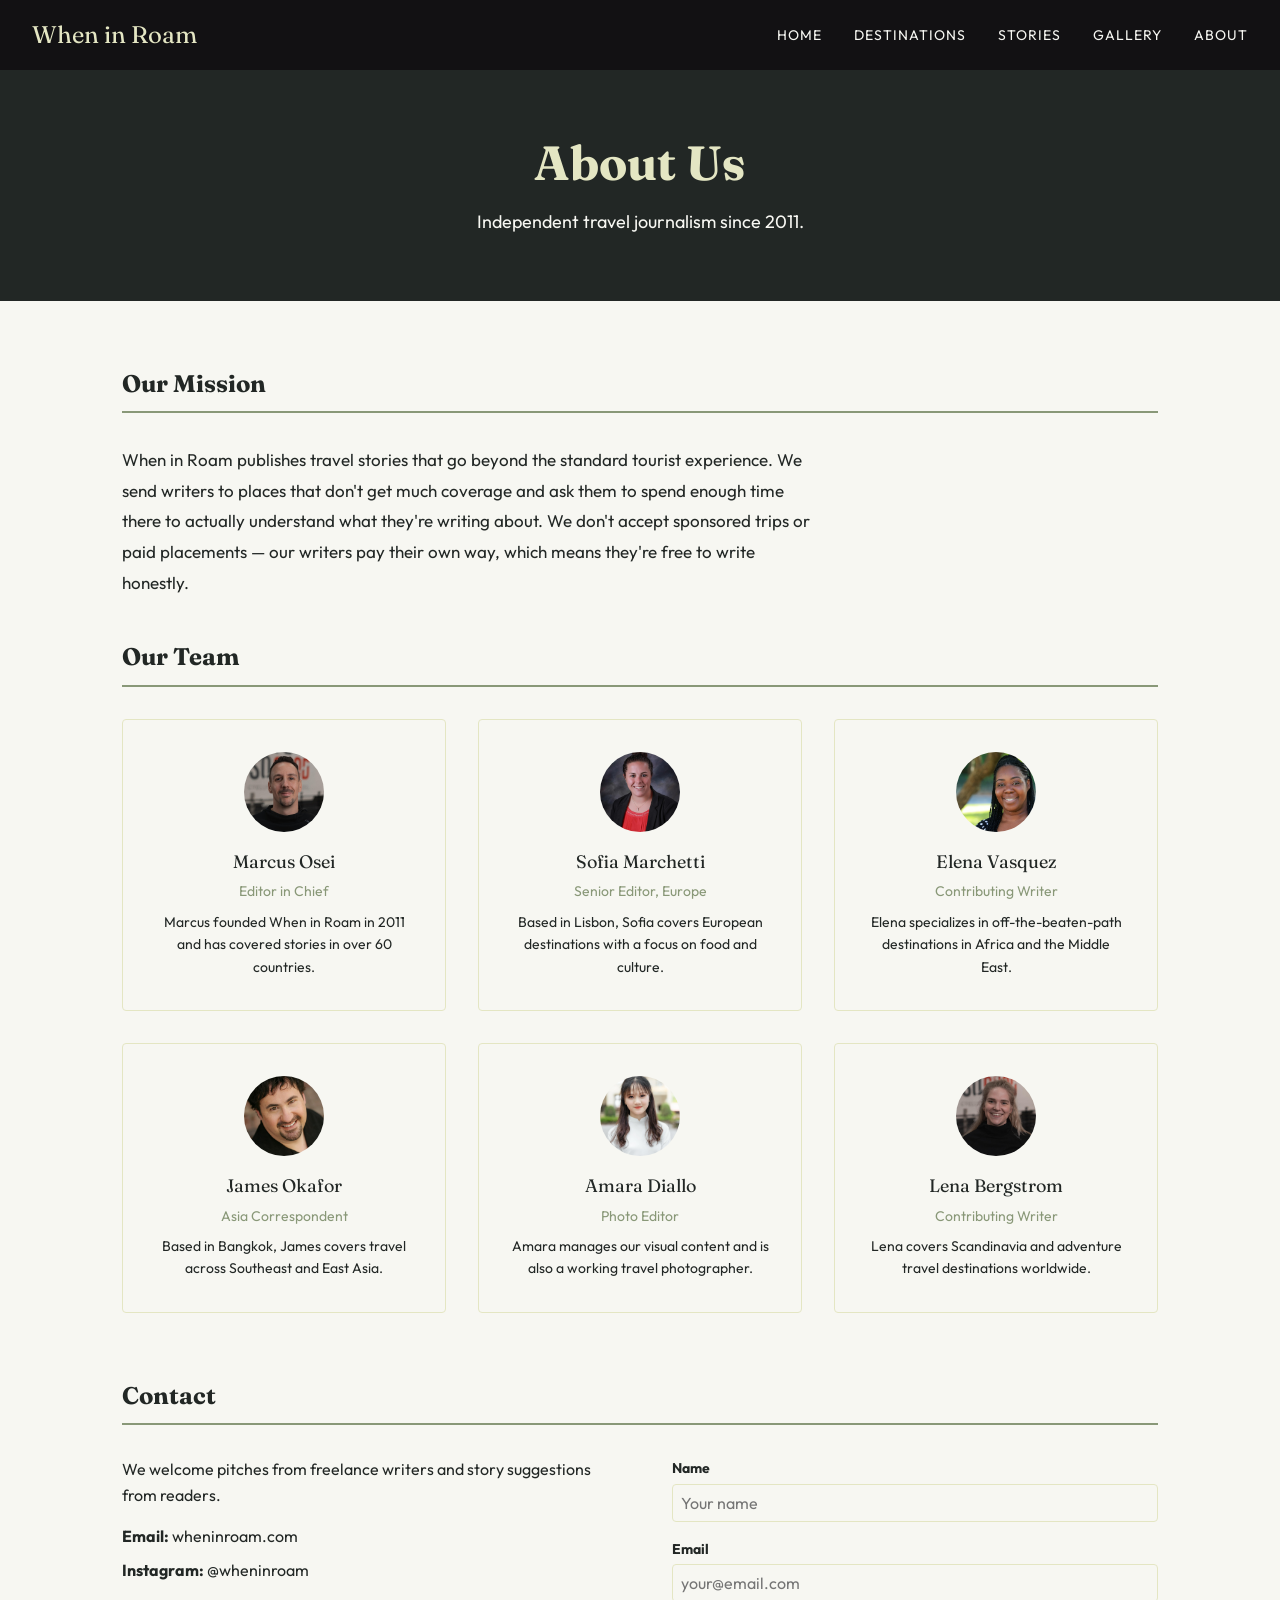
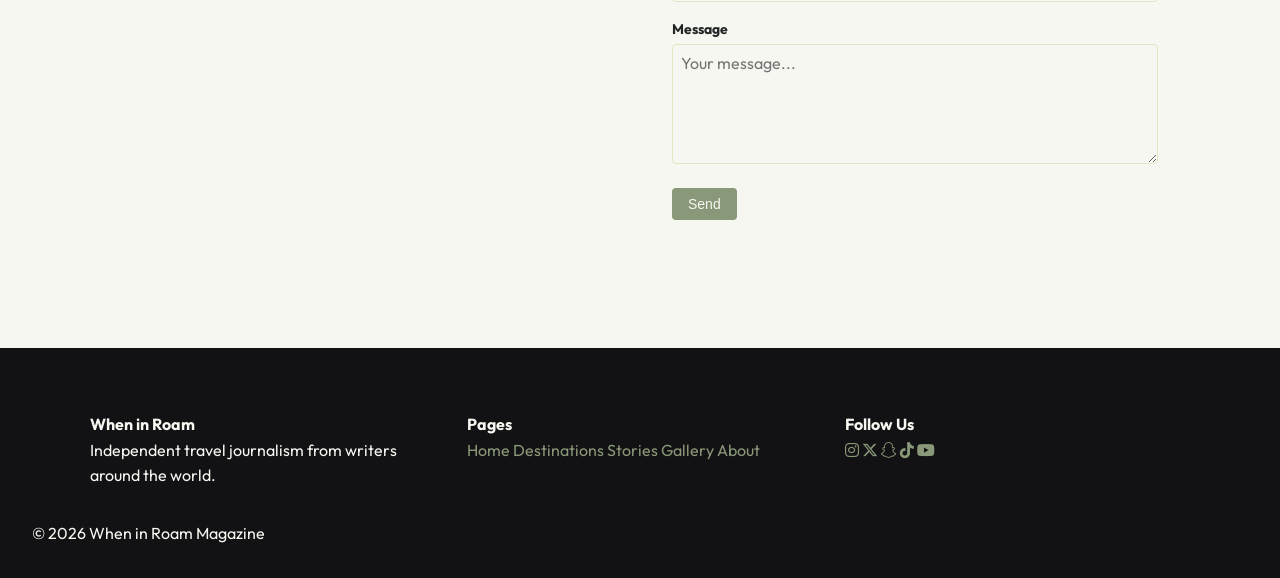
<file: about.html>
<!DOCTYPE html>
<html lang="en">

<head>
    <meta charset="UTF-8">
    <meta name="viewport" content="width=device-width, initial-scale=1.0">
    <title>When in Roam - About Us</title>
    <!-- SEO META TAGS -->
    <meta name="description"
        content="One stop shop for all things travel. Explore our travel stories, destination guides, and photography showcasing the beauty of the world.">
    <meta name="keywords" content="photography, travel, journalism">
    <meta name="author" content="Author Name">

    <!-- OPEN GRAPH - OG-->
    <meta property="og:title" content="When in Roam - Travel Stories and Guides">
    <meta property="og:description"
        content="One stop shop for all things travel. Explore our travel stories, destination guides, and photography showcasing the beauty of the world.">
    <meta property="og:image" content="path/to/image.jpg">
    <meta property="og:url" content="https://github.com/prom-facci/Facciponte_Project2.git">

    <!-- TWITTER TAGS -->
    <meta name="twitter:card" content="summary_large_image">
    <meta name="twitter:title" content="When in Roam - Travel Stories and Guides">
    <meta name="twitter:description"
        content="One stop shop for all things travel. Explore our travel stories, destination guides, and photography showcasing the beauty of the world.">
    <meta name="twitter:image" content="path/to/image.jpg">

    <!-- GOOGLE FONTS-->
    <link rel="preconnect" href="https://fonts.googleapis.com">
    <link rel="preconnect" href="https://fonts.gstatic.com" crossorigin>
    <link
        href="https://fonts.googleapis.com/css2?family=Fraunces:ital,opsz,wght@0,9..144,400;0,9..144,700;0,9..144,900;1,9..144,400;1,9..144,700&family=Outfit:wght@300;400;500;600&display=swap"
        rel="stylesheet" />

    <!-- FONT AWESOME -->
    <link rel="stylesheet" href="https://cdnjs.cloudflare.com/ajax/libs/font-awesome/6.5.0/css/all.min.css">

    <!-- CSS -->
    <link rel="stylesheet" href="assets/css/styles.css">
</head>

<body>
    <header>
        <a href="index.html" class="logo">When in Roam</a>
        <nav>
            <ul>
                <li><a href="index.html">Home</a></li>
                <li><a href="category.html">Destinations</a></li>
                <li><a href="article.html">Stories</a></li>
                <li><a href="gallery.html">Gallery</a></li>
                <li><a href="about.html">About</a></li>
            </ul>
        </nav>
        <button class="hamburger" aria-label="Open menu" aria-expanded="false" aria-controls="mobile-nav">
            <span></span><span></span><span></span>
        </button>
    </header>

    <nav id="mobile-nav" class="mobile-nav">
        <ul>
            <li><a href="index.html">Home</a></li>
            <li><a href="category.html">Destinations</a></li>
            <li><a href="article.html">Stories</a></li>
            <li><a href="gallery.html">Gallery</a></li>
            <li><a href="about.html">About</a></li>
        </ul>
    </nav>

    <main>

        <section class="hero">
            <h1>About Us</h1>
            <p>Independent travel journalism since 2011.</p>
        </section>

        <div class="container">

            <h2 class="section-heading">Our Mission</h2>
            <p style="max-width: 700px; margin-bottom: 40px; font-size: 17px; line-height: 1.8;">
                When in Roam publishes travel stories that go beyond the standard tourist experience. We send
                writers to places that don't get much coverage and ask them to spend enough time there to actually
                understand what they're writing about. We don't accept sponsored trips or paid placements — our writers
                pay their own way, which means they're free to write honestly.
            </p>

            <h2 class="section-heading">Our Team</h2>
            <div class="team-grid fade-in">

                <div class="team-card">
                    <img class="team-photo" src="assets/images/marcus.jpg" aria-label="Photo of Marcus Osei">
                    <p class="team-name">Marcus Osei</p>
                    <p class="team-role">Editor in Chief</p>
                    <p class="team-bio">Marcus founded When in Roam in 2011 and has covered stories in over 60 countries.
                    </p>
                </div>

                <div class="team-card">
                    <img class="team-photo" src="assets/images/sofia.jpg" aria-label="Photo of Sofia Marchetti">
                    <p class="team-name">Sofia Marchetti</p>
                    <p class="team-role">Senior Editor, Europe</p>
                    <p class="team-bio">Based in Lisbon, Sofia covers European destinations with a focus on food and
                        culture.</p>
                </div>

                <div class="team-card">
                    <img class="team-photo" src="assets/images/elena.jpg" aria-label="Photo of Elena Vasquez">
                    <p class="team-name">Elena Vasquez</p>
                    <p class="team-role">Contributing Writer</p>
                    <p class="team-bio">Elena specializes in off-the-beaten-path destinations in Africa and the Middle
                        East.</p>
                </div>

                <div class="team-card">
                    <img class="team-photo" src="assets/images/james.jpg" aria-label="Photo of James Okafor">
                    <p class="team-name">James Okafor</p>
                    <p class="team-role">Asia Correspondent</p>
                    <p class="team-bio">Based in Bangkok, James covers travel across Southeast and East Asia.</p>
                </div>

                <div class="team-card">
                    <img class="team-photo" src="assets/images/amara.jpg" aria-label="Photo of Amara Diallo">
                    <p class="team-name">Amara Diallo</p>
                    <p class="team-role">Photo Editor</p>
                    <p class="team-bio">Amara manages our visual content and is also a working travel photographer.</p>
                </div>

                <div class="team-card">
                    <img class="team-photo" src="assets/images/lena.jpg" aria-label="Photo of Lena Bergstrom">
                    <p class="team-name">Lena Bergstrom</p>
                    <p class="team-role">Contributing Writer</p>
                    <p class="team-bio">Lena covers Scandinavia and adventure travel destinations worldwide.</p>
                </div>

            </div>

            <h2 class="section-heading">Contact</h2>
            <div class="contact-grid">

                <div>
                    <p style="margin-bottom: 16px; color: var(--gray);">We welcome pitches from freelance writers and
                        story suggestions from readers.</p>
                    <p><strong>Email:</strong> wheninroam.com</p>
                    <p style="margin-top: 8px;"><strong>Instagram:</strong> @wheninroam</p>
                </div>

                <form action="#" method="post">
                    <label for="name">Name</label>
                    <input type="text" id="name" name="name" placeholder="Your name" required>

                    <label for="email">Email</label>
                    <input type="email" id="email" name="email" placeholder="your@email.com" required>

                    <label for="message">Message</label>
                    <textarea id="message" name="message" placeholder="Your message..." required></textarea>

                    <button type="submit" class="btn">Send</button>
                </form>

            </div>

        </div>

    </main>

    <!-- FOOTER -->
    <footer>
        <div class="footer-cols">

            <div>
                <h4>When in Roam</h4>
                <p>Independent travel journalism from writers around the world.</p>
            </div>

            <div>
                <h4>Pages</h4>
                <a href="index.html">Home</a>
                <a href="category.html">Destinations</a>
                <a href="article.html">Stories</a>
                <a href="gallery.html">Gallery</a>
                <a href="about.html">About</a>
            </div>

            <div>
                <h4>Follow Us</h4>
                <div class="footer-social">
                    <a href="#" class="social-link" aria-label="Follow us on Instagram"><i
                            class="fa-brands fa-instagram" aria-hidden="true"></i></a>
                    <a href="#" class="social-link" aria-label="Follow us on X (Twitter)"><i
                            class="fa-brands fa-x-twitter" aria-hidden="true"></i></a>
                    <a href="#" class="social-link" aria-label="Follow us on Snapchat"><i class="fa-brands fa-snapchat"
                            aria-hidden="true"></i></a>
                    <a href="#" class="social-link" aria-label="Follow us on TikTok"><i class="fa-brands fa-tiktok"
                            aria-hidden="true"></i></a>
                    <a href="#" class="social-link" aria-label="Follow us on YouTube"><i class="fa-brands fa-youtube"
                            aria-hidden="true"></i></a>
                </div>
            </div>

        </div>
        <div class="footer-bottom">
            <p>&copy; 2026 When in Roam Magazine</p>
        </div>
    </footer>

</body>

</html>
</file>
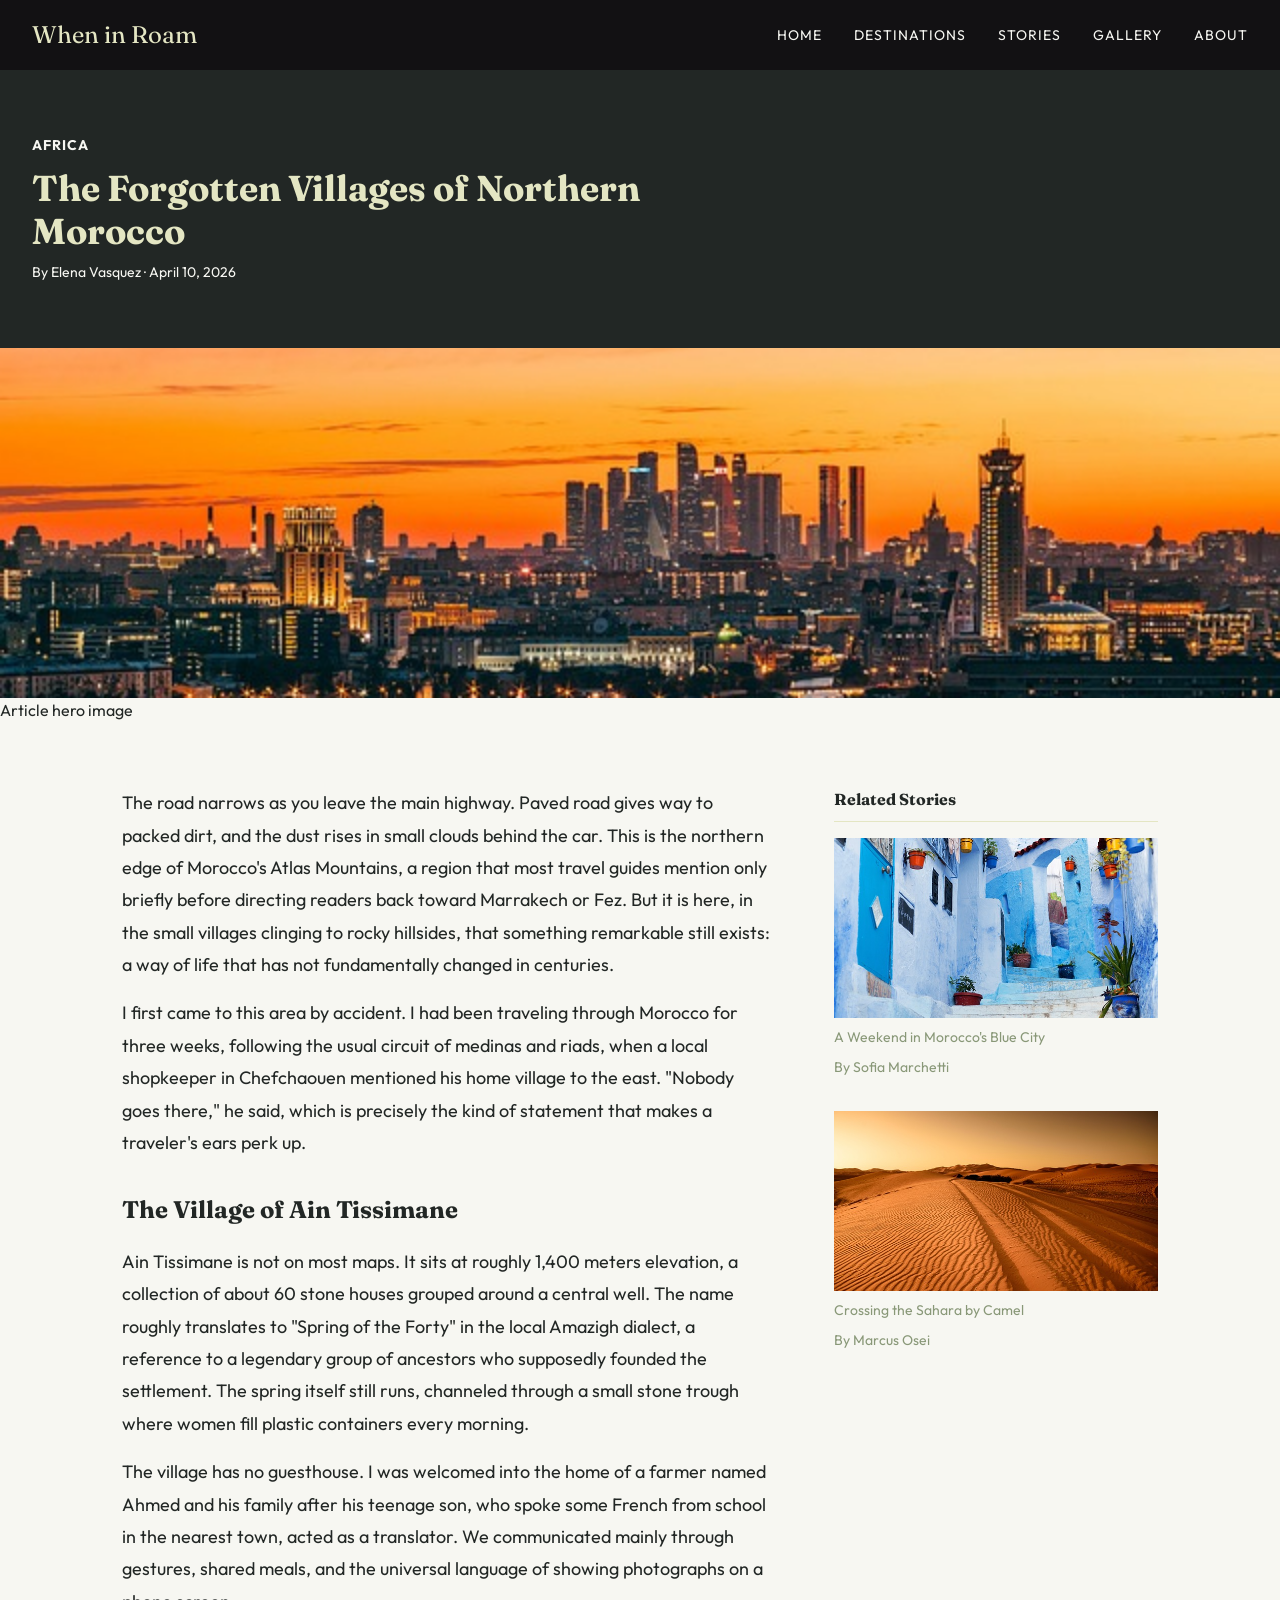
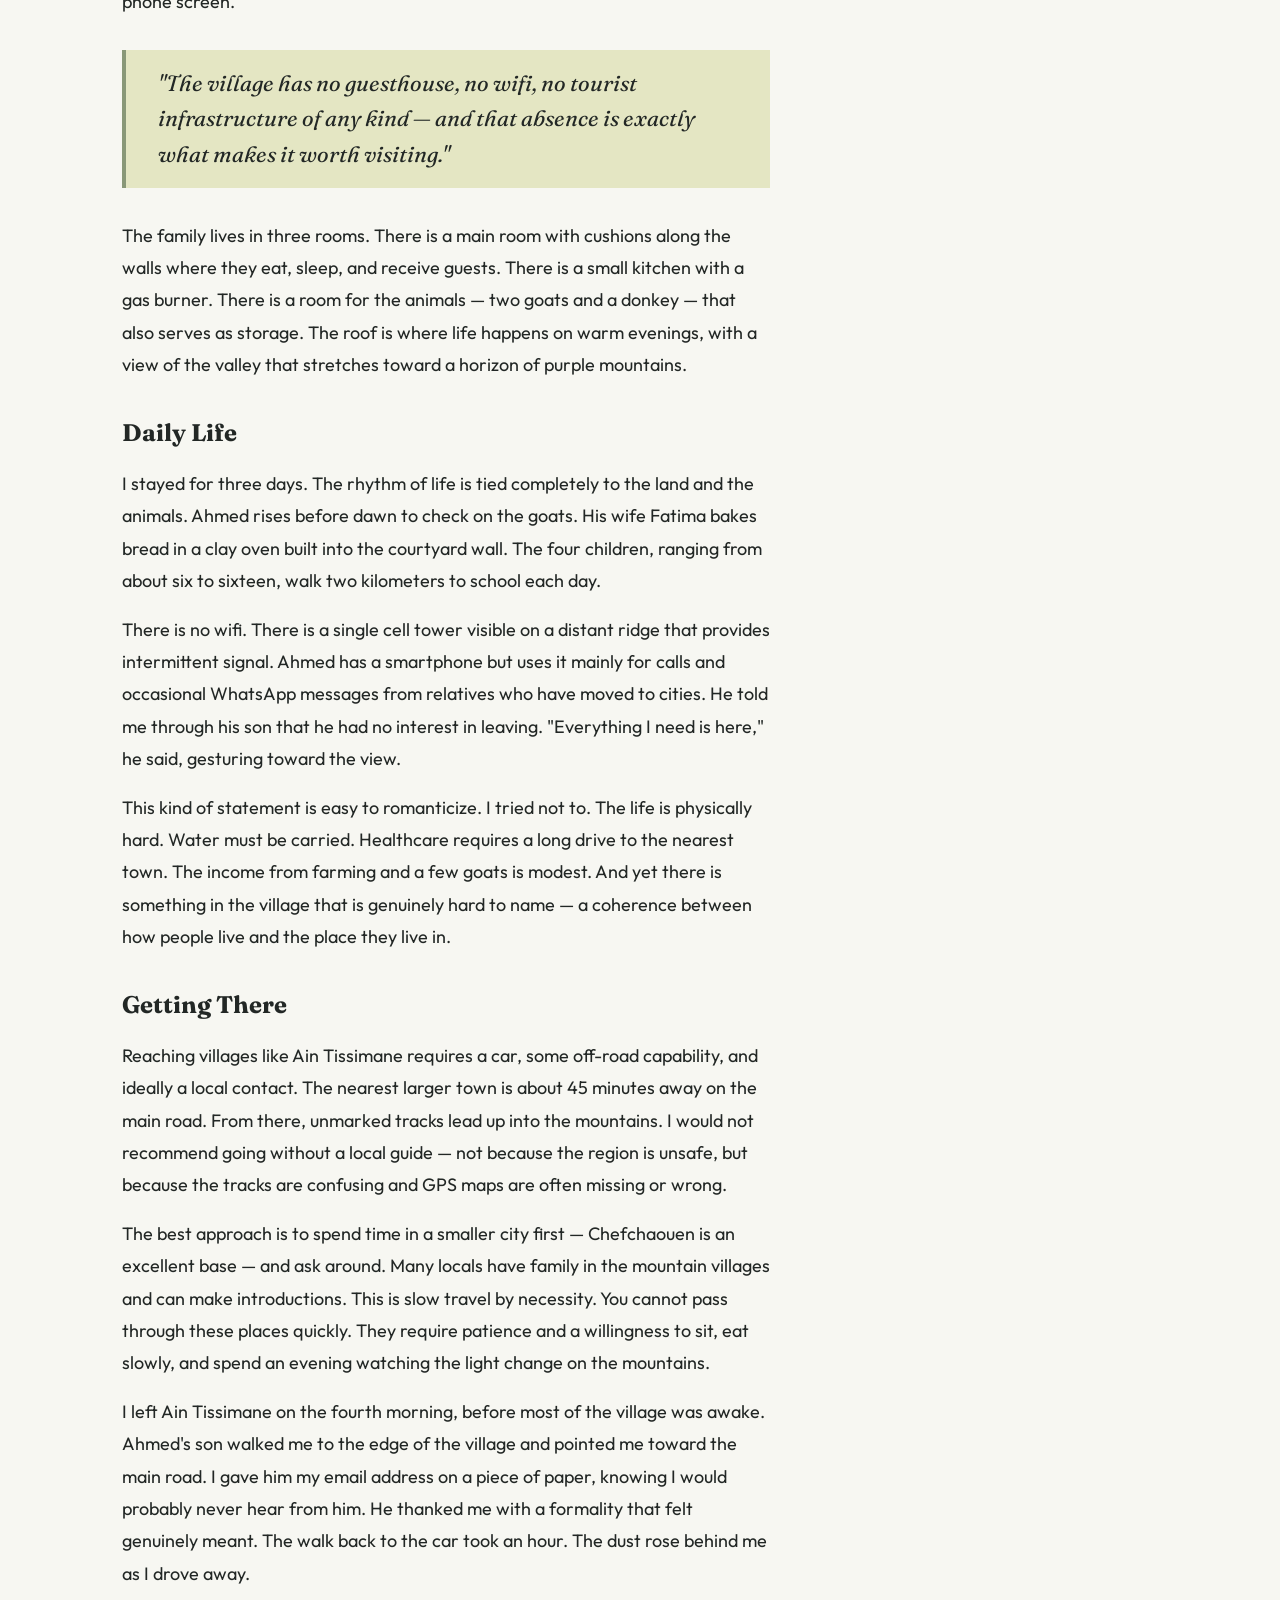
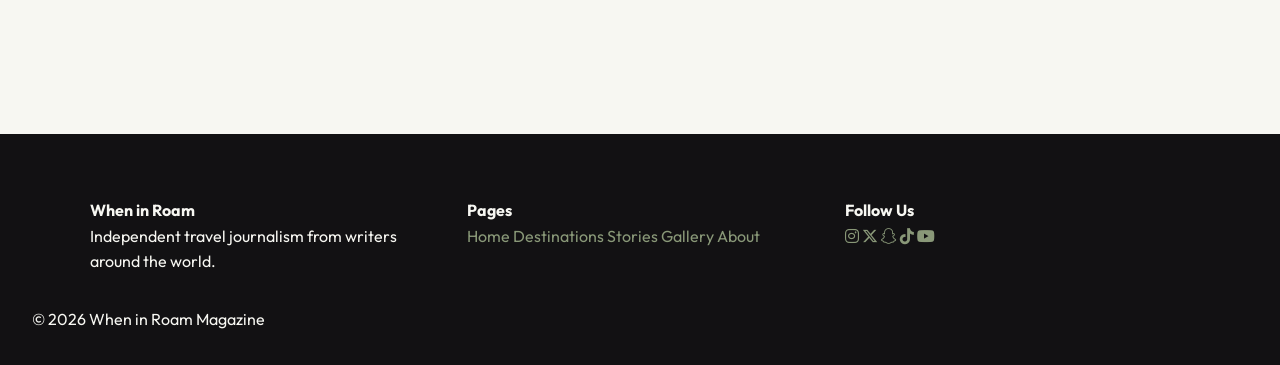
<file: article.html>
<!DOCTYPE html>
<html lang="en">
<head>
    <meta charset="UTF-8">
    <meta name="viewport" content="width=device-width, initial-scale=1.0">
    <title>When in Roam - Stories</title>

<!-- SEO META TAGS -->
    <meta name="description" 
        content="One stop shop for all things travel. Explore our travel stories, destination guides, and photography showcasing the beauty of the world.">
    <meta name="keywords" content="photography, travel, journalism">
    <meta name="author" content="Author Name">

<!-- OPEN GRAPH - OG-->
    <meta property="og:title" content="When in Roam - Travel Stories and Guides">
    <meta property="og:description" content="One stop shop for all things travel. Explore our travel stories, destination guides, and photography showcasing the beauty of the world.">
    <meta property="og:image" content="path/to/image.jpg">
    <meta property="og:url" content="https://github.com/prom-facci/Facciponte_Project2.git">

<!-- TWITTER TAGS -->
    <meta name="twitter:card" content="summary_large_image">
    <meta name="twitter:title" content="When in Roam - Travel Stories and Guides">
    <meta name="twitter:description" content="One stop shop for all things travel. Explore our travel stories, destination guides, and photography showcasing the beauty of the world.">
    <meta name="twitter:image" content="path/to/image.jpg">

<!-- GOOGLE FONTS-->
 <link rel="preconnect" href="https://fonts.googleapis.com">
 <link rel="preconnect" href="https://fonts.gstatic.com" crossorigin>
 <link
    href="https://fonts.googleapis.com/css2?family=Fraunces:ital,opsz,wght@0,9..144,400;0,9..144,700;0,9..144,900;1,9..144,400;1,9..144,700&family=Outfit:wght@300;400;500;600&display=swap" 
    rel="stylesheet"/>

<!-- FONT AWESOME -->
<link rel="stylesheet" href="https://cdnjs.cloudflare.com/ajax/libs/font-awesome/6.5.0/css/all.min.css">

<!-- CSS -->
    <link rel="stylesheet" href="assets/css/styles.css">
</head>
<body>

<!-- HEADER -->
<header>
    <a href="index.html" class="logo">When in Roam</a>
    <nav>
    <ul>
      <li><a href="index.html">Home</a></li>
      <li><a href="category.html">Destinations</a></li>
      <li><a href="article.html">Stories</a></li>
      <li><a href="gallery.html">Gallery</a></li>
      <li><a href="about.html">About</a></li>
    </ul>
  </nav>
  <button class="hamburger" aria-label="Open menu" aria-expanded="false" aria-controls="mobile-nav">
    <span></span><span></span><span></span>
  </button>
  </header>
<nav id="mobile-nav" class="mobile-nav">
  <ul>
    <li><a href="index.html">Home</a></li>
    <li><a href="category.html">Destinations</a></li>
    <li><a href="article.html">Stories</a></li>
    <li><a href="gallery.html">Gallery</a></li>
    <li><a href="about.html">About</a></li>
  </ul>
</nav>
<main>
<div class="article-header">
    <p class="card-label" style="margin-bottom: 10px;">Africa</p>
    <h1>The Forgotten Villages of Northern Morocco</h1>
    <p>By Elena Vasquez &middot; April 10, 2026</p>
  </div>

  <img class="card-img" src="assets/images/cityhero.jpg" style="height: 350px;" role="img" aria-label="Wide view of a Moroccan village in the Atlas Mountains">Article hero image</div>

  <div class="container">
    <div class="article-layout">

      <article class="article-body fade-in">

        <p>The road narrows as you leave the main highway. Paved road gives way to packed dirt, and the dust rises in small clouds behind the car. This is the northern edge of Morocco's Atlas Mountains, a region that most travel guides mention only briefly before directing readers back toward Marrakech or Fez. But it is here, in the small villages clinging to rocky hillsides, that something remarkable still exists: a way of life that has not fundamentally changed in centuries.</p>

        <p>I first came to this area by accident. I had been traveling through Morocco for three weeks, following the usual circuit of medinas and riads, when a local shopkeeper in Chefchaouen mentioned his home village to the east. "Nobody goes there," he said, which is precisely the kind of statement that makes a traveler's ears perk up.</p>

        <h2>The Village of Ain Tissimane</h2>

        <p>Ain Tissimane is not on most maps. It sits at roughly 1,400 meters elevation, a collection of about 60 stone houses grouped around a central well. The name roughly translates to "Spring of the Forty" in the local Amazigh dialect, a reference to a legendary group of ancestors who supposedly founded the settlement. The spring itself still runs, channeled through a small stone trough where women fill plastic containers every morning.</p>

        <p>The village has no guesthouse. I was welcomed into the home of a farmer named Ahmed and his family after his teenage son, who spoke some French from school in the nearest town, acted as a translator. We communicated mainly through gestures, shared meals, and the universal language of showing photographs on a phone screen.</p>

        <blockquote class="pull-quote">
          "The village has no guesthouse, no wifi, no tourist infrastructure of any kind — and that absence is exactly what makes it worth visiting."
        </blockquote>

        <p>The family lives in three rooms. There is a main room with cushions along the walls where they eat, sleep, and receive guests. There is a small kitchen with a gas burner. There is a room for the animals — two goats and a donkey — that also serves as storage. The roof is where life happens on warm evenings, with a view of the valley that stretches toward a horizon of purple mountains.</p>

        <h2>Daily Life</h2>

        <p>I stayed for three days. The rhythm of life is tied completely to the land and the animals. Ahmed rises before dawn to check on the goats. His wife Fatima bakes bread in a clay oven built into the courtyard wall. The four children, ranging from about six to sixteen, walk two kilometers to school each day.</p>

        <p>There is no wifi. There is a single cell tower visible on a distant ridge that provides intermittent signal. Ahmed has a smartphone but uses it mainly for calls and occasional WhatsApp messages from relatives who have moved to cities. He told me through his son that he had no interest in leaving. "Everything I need is here," he said, gesturing toward the view.</p>

        <p>This kind of statement is easy to romanticize. I tried not to. The life is physically hard. Water must be carried. Healthcare requires a long drive to the nearest town. The income from farming and a few goats is modest. And yet there is something in the village that is genuinely hard to name — a coherence between how people live and the place they live in.</p>

        <h2>Getting There</h2>

        <p>Reaching villages like Ain Tissimane requires a car, some off-road capability, and ideally a local contact. The nearest larger town is about 45 minutes away on the main road. From there, unmarked tracks lead up into the mountains. I would not recommend going without a local guide — not because the region is unsafe, but because the tracks are confusing and GPS maps are often missing or wrong.</p>

        <p>The best approach is to spend time in a smaller city first — Chefchaouen is an excellent base — and ask around. Many locals have family in the mountain villages and can make introductions. This is slow travel by necessity. You cannot pass through these places quickly. They require patience and a willingness to sit, eat slowly, and spend an evening watching the light change on the mountains.</p>

        <p>I left Ain Tissimane on the fourth morning, before most of the village was awake. Ahmed's son walked me to the edge of the village and pointed me toward the main road. I gave him my email address on a piece of paper, knowing I would probably never hear from him. He thanked me with a formality that felt genuinely meant. The walk back to the car took an hour. The dust rose behind me as I drove away.</p>

      </article>
      
      <aside>
        <aside>
          <h3 class="sidebar">Related Stories</h3>
      
          <div class="sidebar-card">
            <img class="card-img" src="assets/images/chef.jpg" aria-label="Blue streets of Chefchaouen Morocco">
            <p><a href="category.html">A Weekend in Morocco's Blue City</a></p>
            <p>By Sofia Marchetti</p>
          </div>
      
          <div class="sidebar-card">
            <img class="card-img" src="assets/images/sahara.jpg" aria-label="Sahara desert sand dunes at sunrise">
            <p><a href="category.html">Crossing the Sahara by Camel</a></p>
            <p>By Marcus Osei</p>
          </div>
      
        </aside>
      </aside>
      
      </div>
      </div>
      
      </main>
      <!-- FOOTER -->
 <footer>
  <div class="footer-cols">
    
    <div>
      <h4>When in Roam</h4>
      <p>Independent travel journalism from writers around the world.</p>
    </div>

    <div>
      <h4>Pages</h4>
      <a href="index.html">Home</a>
      <a href="category.html">Destinations</a>
      <a href="article.html">Stories</a>
      <a href="gallery.html">Gallery</a>
      <a href="about.html">About</a>
    </div>

    <div>
      <h4>Follow Us</h4>
      <div class="footer-social">
        <a href="#" class="social-link" aria-label="Follow us on Instagram"><i class="fa-brands fa-instagram" aria-hidden="true"></i></a>
        <a href="#" class="social-link" aria-label="Follow us on X (Twitter)"><i class="fa-brands fa-x-twitter" aria-hidden="true"></i></a>
        <a href="#" class="social-link" aria-label="Follow us on Snapchat"><i class="fa-brands fa-snapchat" aria-hidden="true"></i></a>
        <a href="#" class="social-link" aria-label="Follow us on TikTok"><i class="fa-brands fa-tiktok" aria-hidden="true"></i></a>
        <a href="#" class="social-link" aria-label="Follow us on YouTube"><i class="fa-brands fa-youtube" aria-hidden="true"></i></a>
      </div>
    </div>

  </div>
  <div class="footer-bottom">
    <p>&copy; 2026 When in Roam Magazine</p>
  </div>
</footer>
</body>
</html>
</file>
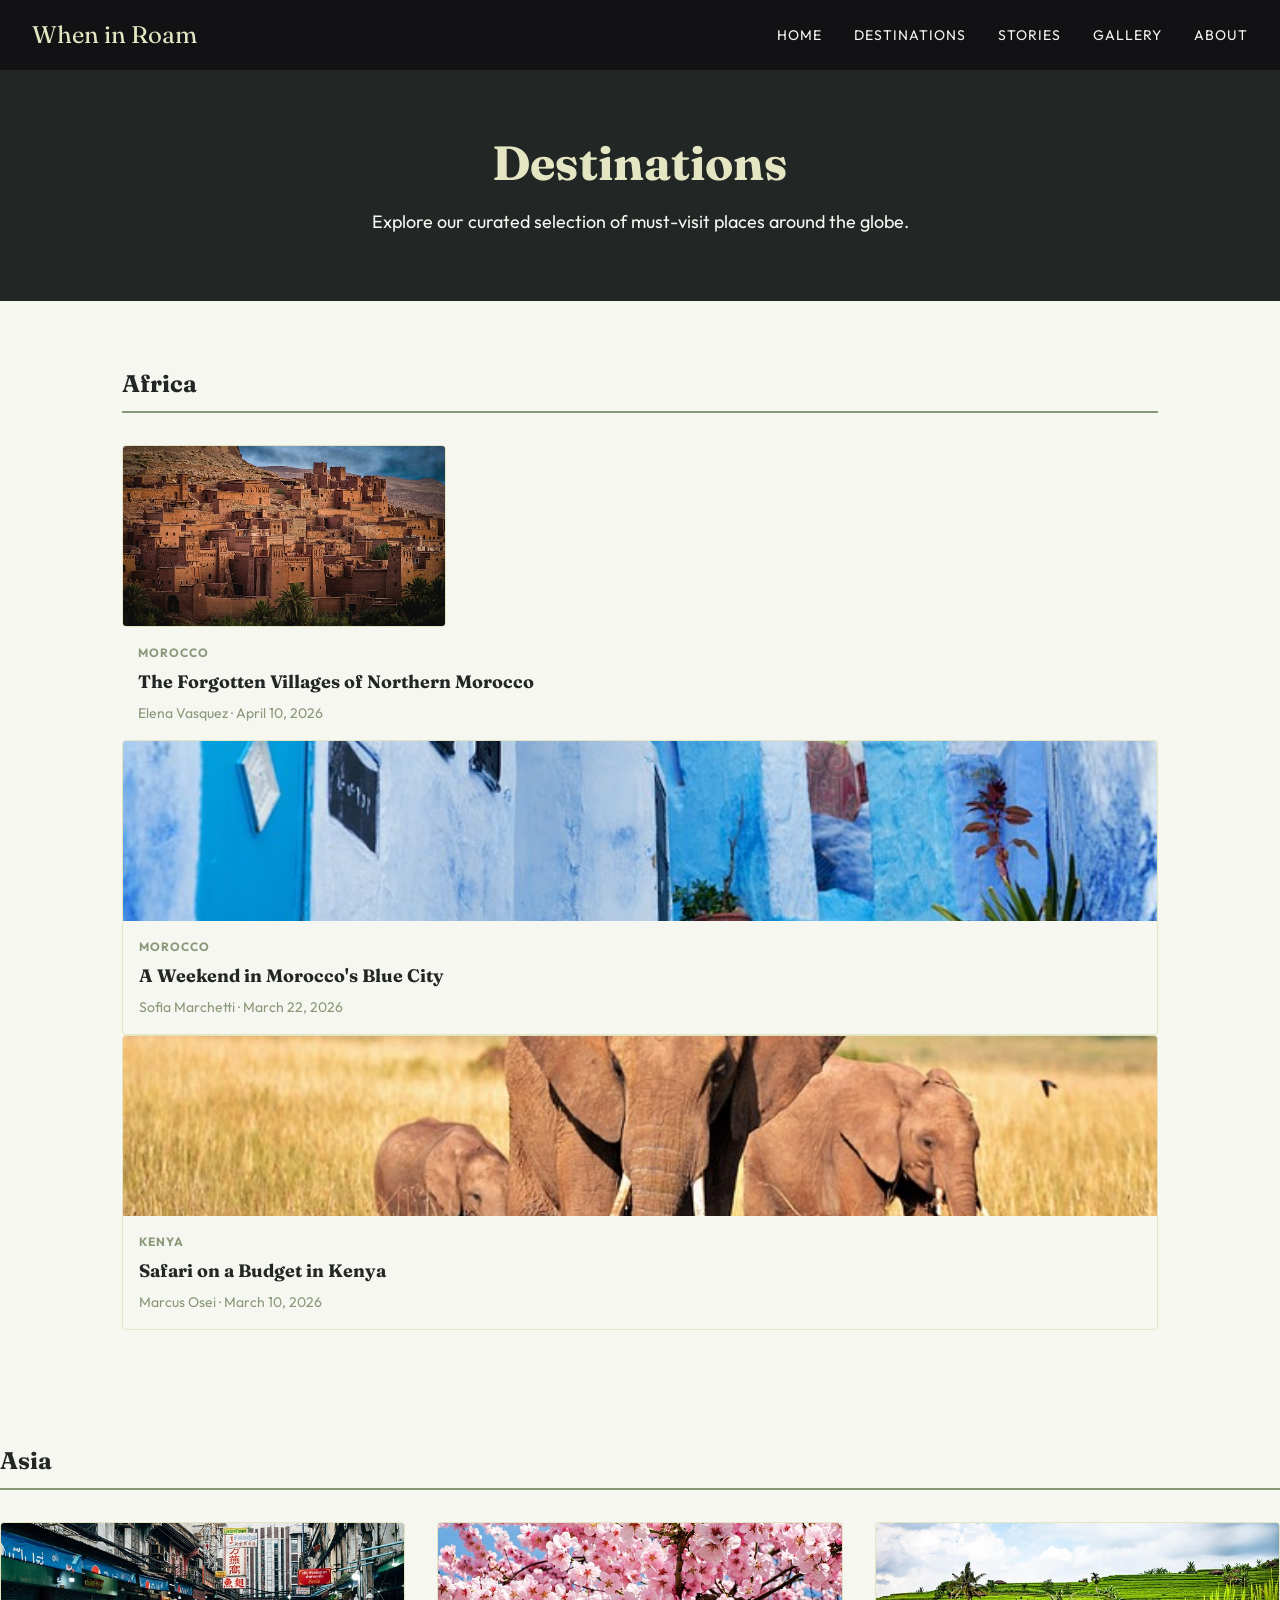
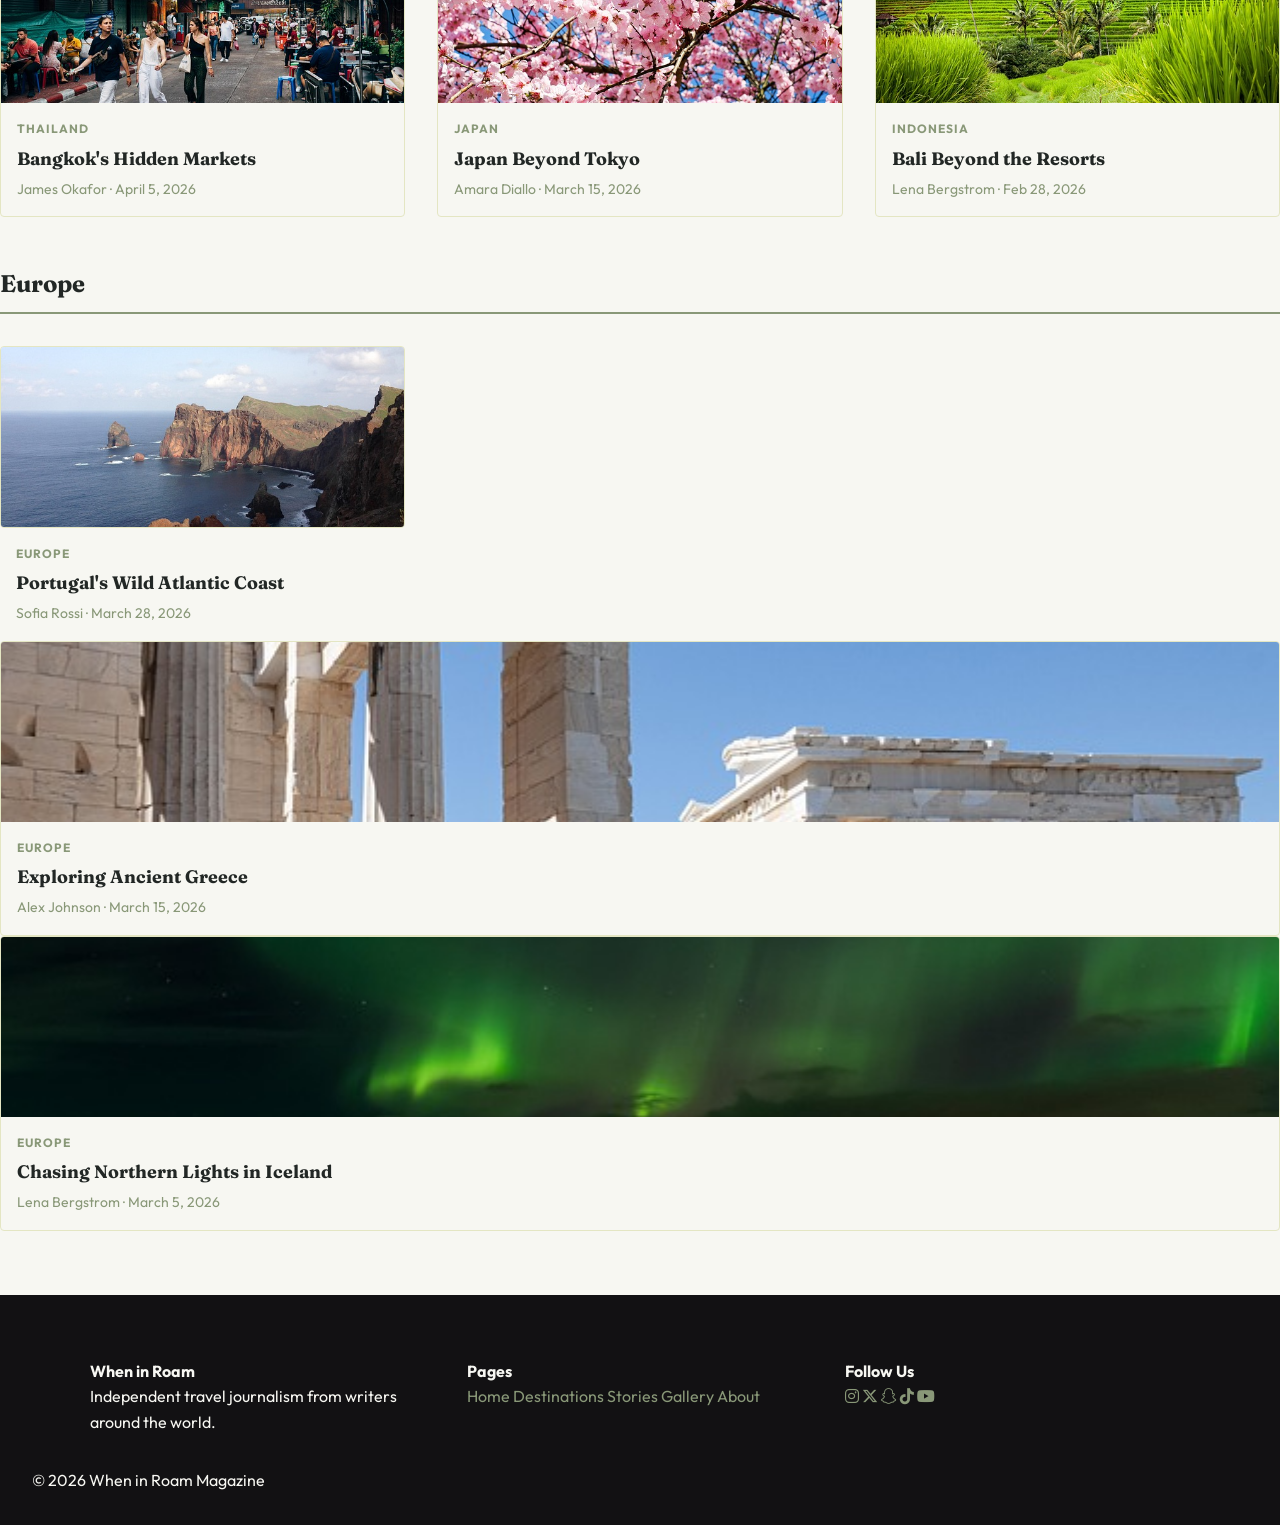
<file: category.html>
<!DOCTYPE html>
<html lang="en">

<head>
    <meta charset="UTF-8">
    <meta name="viewport" content="width=device-width, initial-scale=1.0">
    <title> When in Roam - Destinations</title>

    <!-- SEO META TAGS -->
    <meta name="description"
        content="One stop shop for all things travel. Explore our travel stories, destination guides, and photography showcasing the beauty of the world.">
    <meta name="keywords" content="photography, travel, journalism">
    <meta name="author" content="Author Name">

    <!-- OPEN GRAPH - OG-->
    <meta property="og:title" content="When in Roam - Travel Stories and Guides">
    <meta property="og:description"
        content="One stop shop for all things travel. Explore our travel stories, destination guides, and photography showcasing the beauty of the world.">
    <meta property="og:image" content="path/to/image.jpg">
    <meta property="og:url" content="https://github.com/prom-facci/Facciponte_Project2.git">

    <!-- TWITTER TAGS -->
    <meta name="twitter:card" content="summary_large_image">
    <meta name="twitter:title" content="When in Roam - Travel Stories and Guides">
    <meta name="twitter:description"
        content="One stop shop for all things travel. Explore our travel stories, destination guides, and photography showcasing the beauty of the world.">
    <meta name="twitter:image" content="path/to/image.jpg">

    <!-- GOOGLE FONTS-->
    <link rel="preconnect" href="https://fonts.googleapis.com">
    <link rel="preconnect" href="https://fonts.gstatic.com" crossorigin>
    <link
        href="https://fonts.googleapis.com/css2?family=Fraunces:ital,opsz,wght@0,9..144,400;0,9..144,700;0,9..144,900;1,9..144,400;1,9..144,700&family=Outfit:wght@300;400;500;600&display=swap"
        rel="stylesheet" />

    <!-- FONT AWESOME -->
    <link rel="stylesheet" href="https://cdnjs.cloudflare.com/ajax/libs/font-awesome/6.5.0/css/all.min.css">

    <!-- CSS -->
    <link rel="stylesheet" href="assets/css/styles.css">
</head>

<body>
    <header>
        <a href="index.html" class="logo">When in Roam</a>
        <nav>
            <ul>
                <li><a href="index.html">Home</a></li>
                <li><a href="category.html">Destinations</a></li>
                <li><a href="article.html">Stories</a></li>
                <li><a href="gallery.html">Gallery</a></li>
                <li><a href="about.html">About</a></li>
            </ul>
        </nav>
        <button class="hamburger" aria-label="Open menu" aria-expanded="false" aria-controls="mobile-nav">
            <span></span><span></span><span></span>
        </button>
    </header>

    <nav id="mobile-nav" class="mobile-nav">
        <ul>
            <li><a href="index.html">Home</a></li>
            <li><a href="category.html">Destinations</a></li>
            <li><a href="article.html">Stories</a></li>
            <li><a href="gallery.html">Gallery</a></li>
            <li><a href="about.html">About</a></li>
        </ul>
    </nav>
    <main>
        <section class="hero">
            <h1>Destinations</h1>
            <p>Explore our curated selection of must-visit places around the globe.</p>
        </section>

        <div class="container">
            <h2 class="section-heading">Africa</h2>
            <div class="card-grid fade-in">
                <article class="card">
                    <img class="card-img" src="assets/images/moroccovillage.jpg" aria-label="Stone village in the Atlas Mountains Morocco">
                    </div>
                    <div class="card-body">
                        <p class="card-label">Morocco</p>
                        <h3 class="card-title"><a href="article.html">The Forgotten Villages of Northern Morocco</a>
                        </h3>
                        <p class="card-meta">Elena Vasquez &middot; April 10, 2026</p>
                    </div>
                </article>

                <article class="card">
                    <img class="card-img" src="assets/images/chef.jpg" aria-label="Blue-painted streets of Chefchaouen Morocco">
                    <div class="card-body">
                        <p class="card-label">Morocco</p>
                        <h3 class="card-title"><a href="article.html">A Weekend in Morocco's Blue City</a></h3>
                        <p class="card-meta">Sofia Marchetti &middot; March 22, 2026</p>
                    </div>
                </article>

                <article class="card">
                    <img class="card-img" src="assets/images/kenya.jpg" aria-label="Elephants on the savanna in Kenya">
                    <div class="card-body">
                        <p class="card-label">Kenya</p>
                        <h3 class="card-title"><a href="article.html">Safari on a Budget in Kenya</a></h3>
                        <p class="card-meta">Marcus Osei &middot; March 10, 2026</p>
                    </div>
                </article>

            </div>

            <h2 class="section-heading" style="margin-top: 48px;">Asia</h2>
            <div class="card-grid fade-in">

                <article class="card">
                    <img class="card-img" src="assets/images/bangkok.jpg" aria-label="Floating market in Bangkok Thailand">
                    <div class="card-body">
                        <p class="card-label">Thailand</p>
                        <h3 class="card-title"><a href="article.html">Bangkok's Hidden Markets</a></h3>
                        <p class="card-meta">James Okafor &middot; April 5, 2026</p>
                    </div>
                </article>

                <article class="card">
                    <img class="card-img" src="assets/images/cherry.jpg" aria-label="Temple and cherry blossoms in Kyoto Japan">
                    <div class="card-body">
                        <p class="card-label">Japan</p>
                        <h3 class="card-title"><a href="article.html">Japan Beyond Tokyo</a></h3>
                        <p class="card-meta">Amara Diallo &middot; March 15, 2026</p>
                    </div>
                </article>

                <article class="card">
                    <img class="card-img" src="assets/images/bali.jpg" aria-label="Rice terraces and jungle in Bali Indonesia">
                    <div class="card-body">
                        <p class="card-label">Indonesia</p>
                        <h3 class="card-title"><a href="article.html">Bali Beyond the Resorts</a></h3>
                        <p class="card-meta">Lena Bergstrom &middot; Feb 28, 2026</p>
                    </div>
                </article>
            </div>
            <h2 class="section-heading" style="margin-top: 48px;">Europe</h2>
            <div class="card-grid fade-in">

                <article class="card">
                    <img class="card-img" src="assets/images/portugal.jpg" aria-label="Rocky cliffs along the coast of Portugal">
                    </div>
                    <div class="card-body">
                        <p class="card-label">Europe</p>
                        <h3 class="card-title"><a href="article.html">Portugal's Wild Atlantic Coast</a></h3>
                        <p class="card-meta">Sofia Rossi &middot; March 28, 2026</p>
                    </div>
                </article>

                <article class="card">
                    <img class="card-img" src="assets/images/greece.jpg" aria-label="Ancient ruins and temples in Athens, Greece">
                    </div>
                    <div class="card-body">
                        <p class="card-label">Europe</p>
                        <h3 class="card-title"><a href="article.html">Exploring Ancient Greece</a></h3>
                        <p class="card-meta">Alex Johnson &middot; March 15, 2026</p>
                    </div>
                </article>

                <article class="card">
                    <img class="card-img" src="assets/images/iceland.jpg" role="img" aria-label="Northern lights over a snowy landscape in Iceland">
                    <div class="card-body">
                        <p class="card-label">Europe</p>
                        <h3 class="card-title"><a href="article.html">Chasing Northern Lights in Iceland</a></h3>
                        <p class="card-meta">Lena Bergstrom &middot; March 5, 2026</p>
                    </div>

                </article>
            </div>

        </div>
    

    </main>

    <!-- FOOTER -->
    <footer>
        <div class="footer-cols">

            <div>
                <h4>When in Roam</h4>
                <p>Independent travel journalism from writers around the world.</p>
            </div>

            <div>
                <h4>Pages</h4>
                <a href="index.html">Home</a>
                <a href="category.html">Destinations</a>
                <a href="article.html">Stories</a>
                <a href="gallery.html">Gallery</a>
                <a href="about.html">About</a>
            </div>

            <div>
                <h4>Follow Us</h4>
                <div class="footer-social">
                    <a href="#" class="social-link" aria-label="Follow us on Instagram"><i
                            class="fa-brands fa-instagram" aria-hidden="true"></i></a>
                    <a href="#" class="social-link" aria-label="Follow us on X (Twitter)"><i
                            class="fa-brands fa-x-twitter" aria-hidden="true"></i></a>
                    <a href="#" class="social-link" aria-label="Follow us on Snapchat"><i class="fa-brands fa-snapchat"
                            aria-hidden="true"></i></a>
                    <a href="#" class="social-link" aria-label="Follow us on TikTok"><i class="fa-brands fa-tiktok"
                            aria-hidden="true"></i></a>
                    <a href="#" class="social-link" aria-label="Follow us on YouTube"><i class="fa-brands fa-youtube"
                            aria-hidden="true"></i></a>
                </div>
            </div>

        </div>
        <div class="footer-bottom">
            <p>&copy; 2026 When in Roam Magazine</p>
        </div>
    </footer>

</body>

</html>
</file>
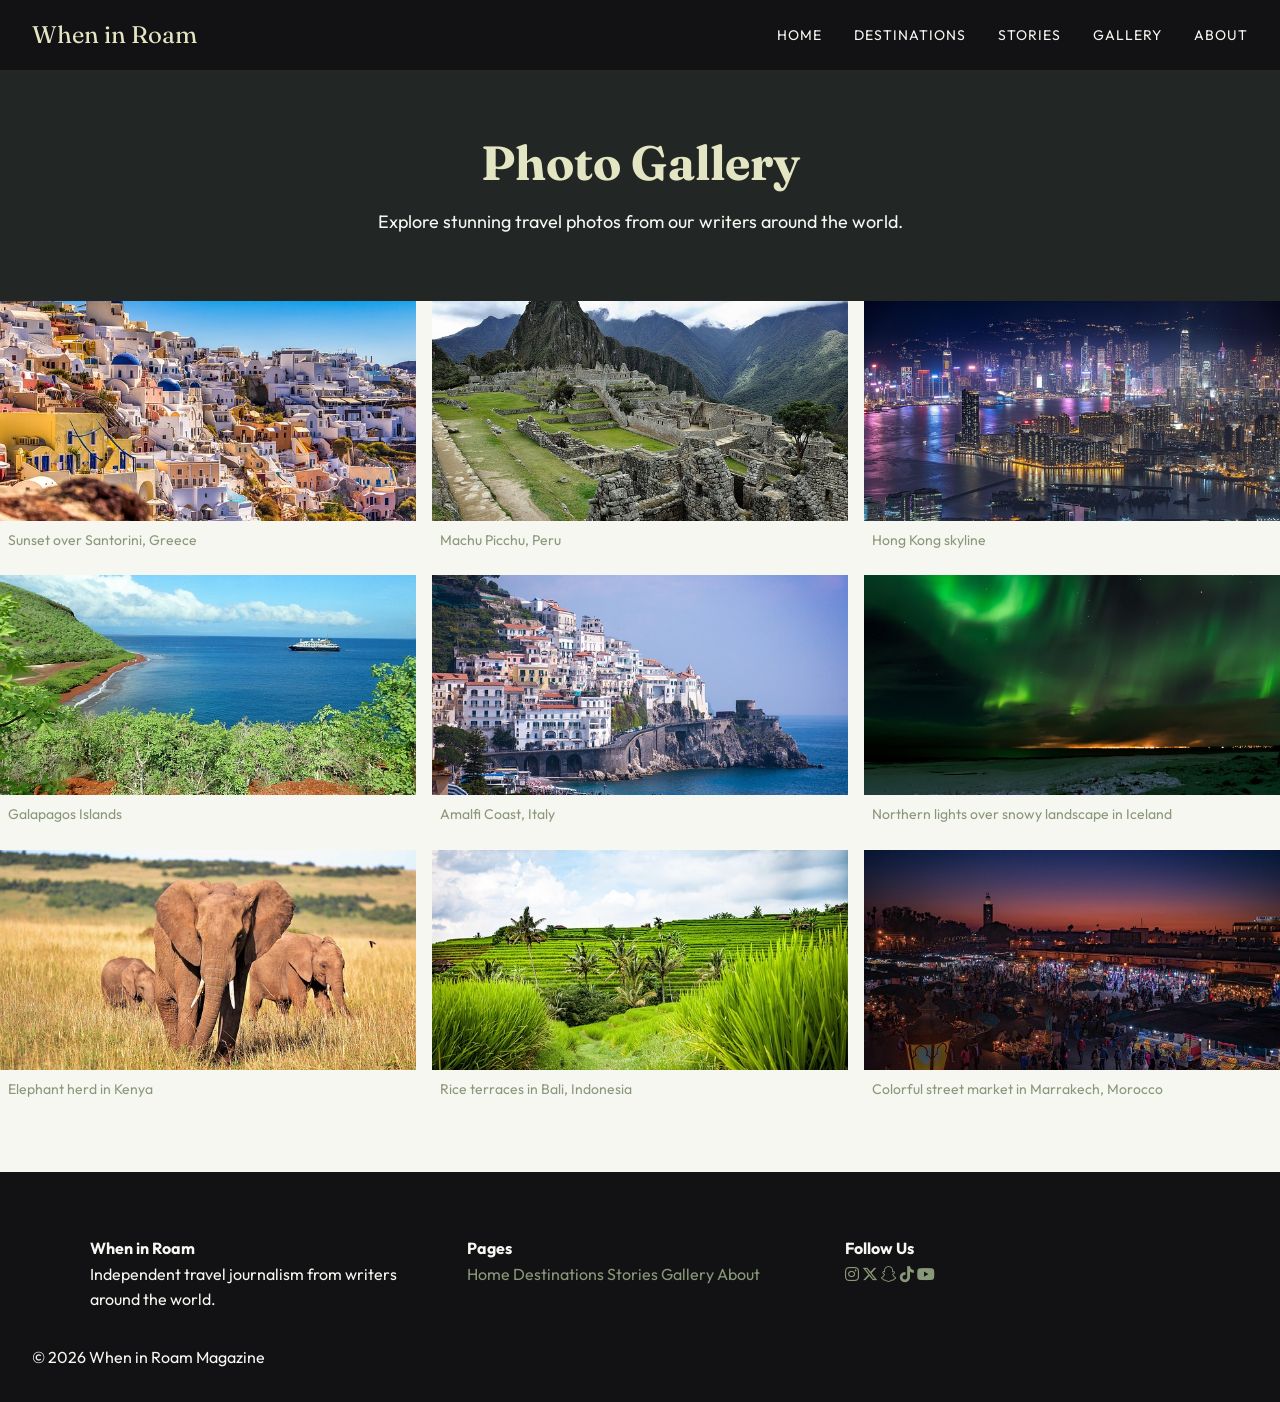
<file: gallery.html>
<!DOCTYPE html>
<html lang="en">

<head>
  <meta charset="UTF-8">
  <meta name="viewport" content="width=device-width, initial-scale=1.0">
  <title>When in Roam - Photo Gallery</title>

  <!-- SEO -->
  <meta name="description" content="Travel photography from When in Roam writers around the world.">
  <meta name="author" content="Your Name">

  <!-- GOOGLE FONTS -->
  <link rel="preconnect" href="https://fonts.googleapis.com">
  <link rel="preconnect" href="https://fonts.gstatic.com" crossorigin>
  <link
    href="https://fonts.googleapis.com/css2?family=Fraunces:ital,opsz,wght@0,9..144,400;0,9..144,700;0,9..144,900;1,9..144,400;1,9..144,700&family=Outfit:wght@300;400;500;600&display=swap"
    rel="stylesheet">

  <!-- FONT AWESOME -->
  <link rel="stylesheet" href="https://cdnjs.cloudflare.com/ajax/libs/font-awesome/6.5.0/css/all.min.css">

  <!-- CSS -->
  <link rel="stylesheet" href="assets/css/styles.css">

</head>

<body>
  <!-- HEADER -->
  <header>
    <a href="index.html" class="logo">When in Roam</a>
    <nav>
      <ul>
        <li><a href="index.html">Home</a></li>
        <li><a href="category.html">Destinations</a></li>
        <li><a href="article.html">Stories</a></li>
        <li><a href="gallery.html">Gallery</a></li>
        <li><a href="about.html">About</a></li>
      </ul>
    </nav>
    <button class="hamburger" aria-label="Open menu" aria-expanded="false" aria-controls="mobile-nav">
      <span></span><span></span><span></span>
    </button>
  </header>

  <nav id="mobile-nav" class="mobile-nav">
    <ul>
      <li><a href="index.html">Home</a></li>
      <li><a href="category.html">Destinations</a></li>
      <li><a href="article.html">Stories</a></li>
      <li><a href="gallery.html">Gallery</a></li>
      <li><a href="about.html">About</a></li>
    </ul>
  </nav>
  <main>
    <!-- Captions written by Ai -->
    <section class="hero">
      <h1>Photo Gallery</h1>
      <p>Explore stunning travel photos from our writers around the world.</p>
    </section>
    <div class="gallery-grid">
      <div class="gallery-item">
        <img class="card-img" src="assets/images/santorini.jpg" aria-label="Sunset over Santorini, Greece">
        <p class="gallery-caption">Sunset over Santorini, Greece</p>
      </div>
      <div class="gallery-item">
        <img class="card-img" src="assets/images/picu.jpg"  aria-label="Machu Picchu, Peru">
        <p class="gallery-caption">Machu Picchu, Peru</p>
      </div>
      <div class="gallery-item">
        <img class="card-img" src="assets/images/hongkong.jpg"  aria-label="Hong Kong skyline">
        <p class="gallery-caption">Hong Kong skyline</p>
      </div>
      <div class="gallery-item">
        <img class="card-img" src="assets/images/gala.jpg"  aria-label="Coast of the Galapagos Islands">
        <p class="gallery-caption">Galapagos Islands</p>
      </div>
      <div class="gallery-item">
        <img class="card-img" src="assets/images/amalfi.jpg" aria-label="Colorful buildings along the Amalfi Coast, Italy">    
        <p class="gallery-caption">Amalfi Coast, Italy</p>
      </div>
      <div class="gallery-item">
        <img class="card-img" src="assets/images/iceland.jpg" aria-label="Northern lights over snowy landscape in Iceland">
        <p class="gallery-caption">Northern lights over snowy landscape in Iceland</p>
      </div>
      <div class="gallery-item">
        <img class="card-img" src="assets/images/kenya.jpg" aria-label="Elephant herd walking across the savanna in Kenya">
        <p class="gallery-caption">Elephant herd in Kenya</p>
      </div>
      <div class="gallery-item">
        <img class="card-img" src="assets/images/bali.jpg" aria-label="Rice terraces in Bali, Indonesia">
        <p class="gallery-caption">Rice terraces in Bali, Indonesia</p>
      </div>
      <div class="gallery-item">
        <img class="card-img" src="assets/images/marrakech.jpg" aria-label="Colorful street market in Marrakech, Morocco">
        <p class="gallery-caption">Colorful street market in Marrakech, Morocco</p>
      </div>
    </div>
  </main>

  <footer>
    <div class="footer-cols">

      <div>
        <h4>When in Roam</h4>
        <p>Independent travel journalism from writers around the world.</p>
      </div>

      <div>
        <h4>Pages</h4>
        <a href="index.html">Home</a>
        <a href="category.html">Destinations</a>
        <a href="article.html">Stories</a>
        <a href="gallery.html">Gallery</a>
        <a href="about.html">About</a>
      </div>

      <div>
        <h4>Follow Us</h4>
        <div class="footer-social">
          <a href="#" class="social-link" aria-label="Follow us on Instagram"><i class="fa-brands fa-instagram"
              aria-hidden="true"></i></a>
          <a href="#" class="social-link" aria-label="Follow us on X (Twitter)"><i class="fa-brands fa-x-twitter"
              aria-hidden="true"></i></a>
          <a href="#" class="social-link" aria-label="Follow us on Snapchat"><i class="fa-brands fa-snapchat"
              aria-hidden="true"></i></a>
          <a href="#" class="social-link" aria-label="Follow us on TikTok"><i class="fa-brands fa-tiktok"
              aria-hidden="true"></i></a>
          <a href="#" class="social-link" aria-label="Follow us on YouTube"><i class="fa-brands fa-youtube"
              aria-hidden="true"></i></a>
        </div>
      </div>

    </div>
    <div class="footer-bottom">
      <p>&copy; 2026 When in Roam Magazine</p>
    </div>
  </footer>
</body>

</html>
</file>
<file: assets/css/styles.css>
/* ===========================
   CSS Custom Properties
   =========================== */
:root {
  --color-bg: #F7F7F2;
  --color-light: #E4E6C3;
  --color-mid: #899878;
  --color-dark: #222725;
  --color-black: #121113;

  --font-heading: 'Fraunces', Georgia, serif;
  --font-body: 'Outfit', Arial, sans-serif;

  --font-size-sm: 0.875rem;
  --font-size-base: 1rem;
  --font-size-md: 1.125rem;
  --font-size-lg: 1.5rem;
  --font-size-xl: 2.25rem;
  --font-size-xxl: 3rem;

  --spacing-sm: 0.5rem;
  --spacing-md: 1rem;
  --spacing-lg: 2rem;
  --spacing-xl: 4rem;

  --border-radius: 0.25rem;
  --shadow: 0 0.125rem 0.25rem rgba(0, 0, 0, 0.1);
  --transition: 0.3s ease;
}

/* ===========================
   Reset & Base
   =========================== */
* {
  margin: 0;
  padding: 0;
  box-sizing: border-box;
}

body {
  font-family: var(--font-body);
  font-size: var(--font-size-base);
  color: var(--color-dark);
  background-color: var(--color-bg);
  line-height: 1.6;
}

img {
  max-width: 100%;
  display: block;
}

a {
  color: var(--color-mid);
  text-decoration: none;
}

a:hover {
  color: var(--color-dark);
  text-decoration: underline;
}

/* ===========================
   Header & Navigation
   =========================== */
header {
  background-color: var(--color-black);
  padding: var(--spacing-md) var(--spacing-lg);
  display: flex;
  justify-content: space-between;
  align-items: center;
}

.logo {
  font-family: var(--font-heading);
  font-size: var(--font-size-lg);
  color: var(--color-light);
  text-decoration: none;
}

.logo:hover {
  color: var(--color-bg);
  text-decoration: none;
}

nav ul {
  list-style: none;
  display: flex;
  gap: var(--spacing-lg);
}

nav a {
  color: var(--color-bg);
  font-size: var(--font-size-sm);
  text-transform: uppercase;
  letter-spacing: 0.0625rem;
  text-decoration: none;
  transition: color var(--transition);
}

nav a:hover {
  color: var(--color-light);
  text-decoration: none;
}

/* Hamburger */
.hamburger {
  display: none;
  flex-direction: column;
  gap: 0.3125rem;
  background: none;
  border: none;
  cursor: pointer;
  padding: 0.25rem;
}

.hamburger span,
.hamburger-line {
  display: block;
  width: 1.5rem;
  height: 0.125rem;
  background-color: var(--color-bg);
  transition: var(--transition);
}

.hamburger.open span:nth-child(1) {
  transform: rotate(45deg) translate(0.3125rem, 0.3125rem);
}
.hamburger.open span:nth-child(2) {
  opacity: 0;
}
.hamburger.open span:nth-child(3) {
  transform: rotate(-45deg) translate(0.3125rem, -0.3125rem);
}

/* Mobile nav */
.mobile-nav {
  display: none;
  background-color: var(--color-black);
  padding: var(--spacing-md) var(--spacing-lg);
}

.mobile-nav.open {
  display: block;
}

.mobile-nav ul {
  list-style: none;
  display: flex;
  flex-direction: column;
  gap: var(--spacing-md);
}

.mobile-nav a {
  color: var(--color-bg);
  text-decoration: none;
}

.mobile-nav a:hover {
  color: var(--color-light);
}

/* ===========================
   Hero Section
   =========================== */
.hero {
  background-color: var(--color-dark);
  color: var(--color-bg);
  padding: var(--spacing-xl) var(--spacing-lg);
  text-align: center;
}

.hero h1 {
  font-family: var(--font-heading);
  font-size: var(--font-size-xxl);
  margin-bottom: var(--spacing-md);
  line-height: 1.2;
  color: var(--color-light);
}

.hero p {
  font-size: var(--font-size-md);
  color: var(--color-bg);
  max-width: 37.5rem;
  margin: 0 auto;
}

/* ===========================
   Layout
   =========================== */
.container {
  max-width: 68.75rem;
  margin: 0 auto;
  padding: var(--spacing-xl) var(--spacing-lg);
}

h2.section-heading {
  font-family: var(--font-heading);
  font-size: var(--font-size-lg);
  color: var(--color-dark);
  margin-bottom: var(--spacing-lg);
  padding-bottom: var(--spacing-sm);
  border-bottom: 0.125rem solid var(--color-mid);
}

/* ===========================
   Cards
   =========================== */
.card-grid {
  display: grid;
  grid-template-columns: repeat(3, 1fr);
  gap: var(--spacing-lg);
}

.card {
  background-color: var(--color-bg);
  border: 0.0625rem solid var(--color-light);
  border-radius: var(--border-radius);
  overflow: hidden;
  transition: box-shadow var(--transition);
}

.card:hover {
  box-shadow: var(--shadow);
}


.card-body {
  padding: var(--spacing-md);
}
.card-img {
  width: 100%;
  height: 11.25rem;
  background-color: var(--color-light);
  display: flex;
  align-items: center;
  justify-content: center;
  color: var(--color-dark);
  font-size: var(--font-size-sm);
}

img.card-img {
  width: 100%;
  height: 11.25rem;
  object-fit: cover;
  display: block;
}

img.article-hero {
  width: 100%;
  height: 21.875rem;
  object-fit: cover;
  display: block;
}
.card-label {
  font-size: 0.75rem;
  text-transform: uppercase;
  letter-spacing: 0.0625rem;
  color: var(--color-mid);
  font-weight: bold;
}

.card-title {
  font-family: var(--font-heading);
  font-size: var(--font-size-md);
  margin: var(--spacing-sm) 0;
  color: var(--color-dark);
  line-height: 1.3;
}

.card-title a {
  color: inherit;
  text-decoration: none;
}

.card-title a:hover {
  color: var(--color-mid);
  text-decoration: none;
}

.card-meta {
  font-size: var(--font-size-sm);
  color: var(--color-mid);
}

/* ===========================
   Button
   =========================== */
.btn {
  display: inline-block;
  background-color: var(--color-mid);
  color: var(--color-bg);
  padding: var(--spacing-sm) var(--spacing-md);
  border-radius: var(--border-radius);
  font-size: var(--font-size-sm);
  text-decoration: none;
  border: none;
  cursor: pointer;
  transition: background-color var(--transition);
}

.btn:hover {
  background-color: var(--color-dark);
  color: var(--color-bg);
  text-decoration: none;
}

/* ===========================
   Article Page
   =========================== */
.article-header {
  background-color: var(--color-dark);
  color: var(--color-bg);
  padding: var(--spacing-xl) var(--spacing-lg);
}

.article-header h1 {
  font-family: var(--font-heading);
  font-size: var(--font-size-xl);
  margin-bottom: var(--spacing-sm);
  max-width: 43.75rem;
  color: var(--color-light);
  line-height: 1.2;
}

.article-header p {
  color: var(--color-bg);
  font-size: var(--font-size-sm);
}

.article-layout {
  display: grid;
  grid-template-columns: 2fr 1fr;
  gap: var(--spacing-xl);
}

.article-body p {
  font-size: var(--font-size-md);
  line-height: 1.8;
  margin-bottom: var(--spacing-md);
  color: var(--color-dark);
}

.article-body h2 {
  font-family: var(--font-heading);
  font-size: var(--font-size-lg);
  color: var(--color-dark);
  margin: var(--spacing-lg) 0 var(--spacing-md);
}

.pull-quote {
  border-left: 0.25rem solid var(--color-mid);
  padding: var(--spacing-md) var(--spacing-lg);
  margin: var(--spacing-lg) 0;
  font-family: var(--font-heading);
  font-size: 1.375rem;
  font-style: italic;
  color: var(--color-dark);
  background-color: var(--color-light);
}

/* Sidebar */
.sidebar {
  font-family: var(--font-heading);
  font-size: var(--font-size-base);
  color: var(--color-dark);
  margin-bottom: var(--spacing-md);
  border-bottom: 0.0625rem solid var(--color-light);
  padding-bottom: var(--spacing-sm);
}

.sidebar-card {
  margin-bottom: var(--spacing-lg);
}

.sidebar-card p {
  font-size: var(--font-size-sm);
  color: var(--color-mid);
  margin-top: var(--spacing-sm);
}

/* ===========================
   About Page
   =========================== */
.team-grid {
  display: grid;
  grid-template-columns: repeat(3, 1fr);
  gap: var(--spacing-lg);
  margin-bottom: var(--spacing-xl);
}

.team-card {
  text-align: center;
  padding: var(--spacing-lg);
  border: 0.0625rem solid var(--color-light);
  border-radius: var(--border-radius);
}

.team-photo {
  width: 5rem;
  height: 5rem;
  border-radius: 50%;
  background-color: var(--color-light);
  margin: 0 auto var(--spacing-md);
  display: flex;
  align-items: center;
  justify-content: center;
  font-size: var(--font-size-sm);
  color: var(--color-mid);
}

img.team-photo {
  width: 5rem;
  height: 5rem;
  border-radius: 50%;
  object-fit: cover;
  display: block;
  margin: 0 auto var(--spacing-md);
}

.team-name {
  font-family: var(--font-heading);
  font-size: var(--font-size-md);
  color: var(--color-dark);
  margin-bottom: 0.25rem;
}

.team-role {
  font-size: var(--font-size-sm);
  color: var(--color-mid);
  margin-bottom: var(--spacing-sm);
}

.team-bio {
  font-size: var(--font-size-sm);
  color: var(--color-dark);
}

.contact-grid {
  display: grid;
  grid-template-columns: 1fr 1fr;
  gap: var(--spacing-xl);
}

label {
  display: block;
  font-size: var(--font-size-sm);
  font-weight: bold;
  margin-bottom: 0.25rem;
  color: var(--color-dark);
}

input,
textarea,
select {
  width: 100%;
  padding: var(--spacing-sm);
  border: 0.0625rem solid var(--color-light);
  border-radius: var(--border-radius);
  font-size: var(--font-size-base);
  font-family: var(--font-body);
  background-color: var(--color-bg);
  color: var(--color-dark);
  margin-bottom: var(--spacing-md);
}

textarea {
  height: 7.5rem;
  resize: vertical;
}

input:focus,
textarea:focus,
select:focus {
  outline: 0.125rem solid var(--color-mid);
  border-color: var(--color-mid);
}

/* ===========================
   Gallery Page
   =========================== */
.gallery-grid {
  display: grid;
  grid-template-columns: repeat(3, 1fr);
  gap: var(--spacing-md);
}

.gallery-item .card-img {
  height: 13.75rem;
}

.gallery-caption {
  padding: var(--spacing-sm);
  font-size: var(--font-size-sm);
  color: var(--color-mid);
}

/* FOOTER */
footer {
  background-color: var(--color-black);
  color: var(--color-bg);
  padding: var(--spacing-xl) var(--spacing-lg) var(--spacing-lg);
  margin-top: var(--spacing-xl);
}

.footer-cols {
  display: grid;
  grid-template-columns: repeat(3, 1fr);
  gap: var(--spacing-lg);
  max-width: 68.75rem;
  margin: 0 auto var(--spacing-lg);
</file>
